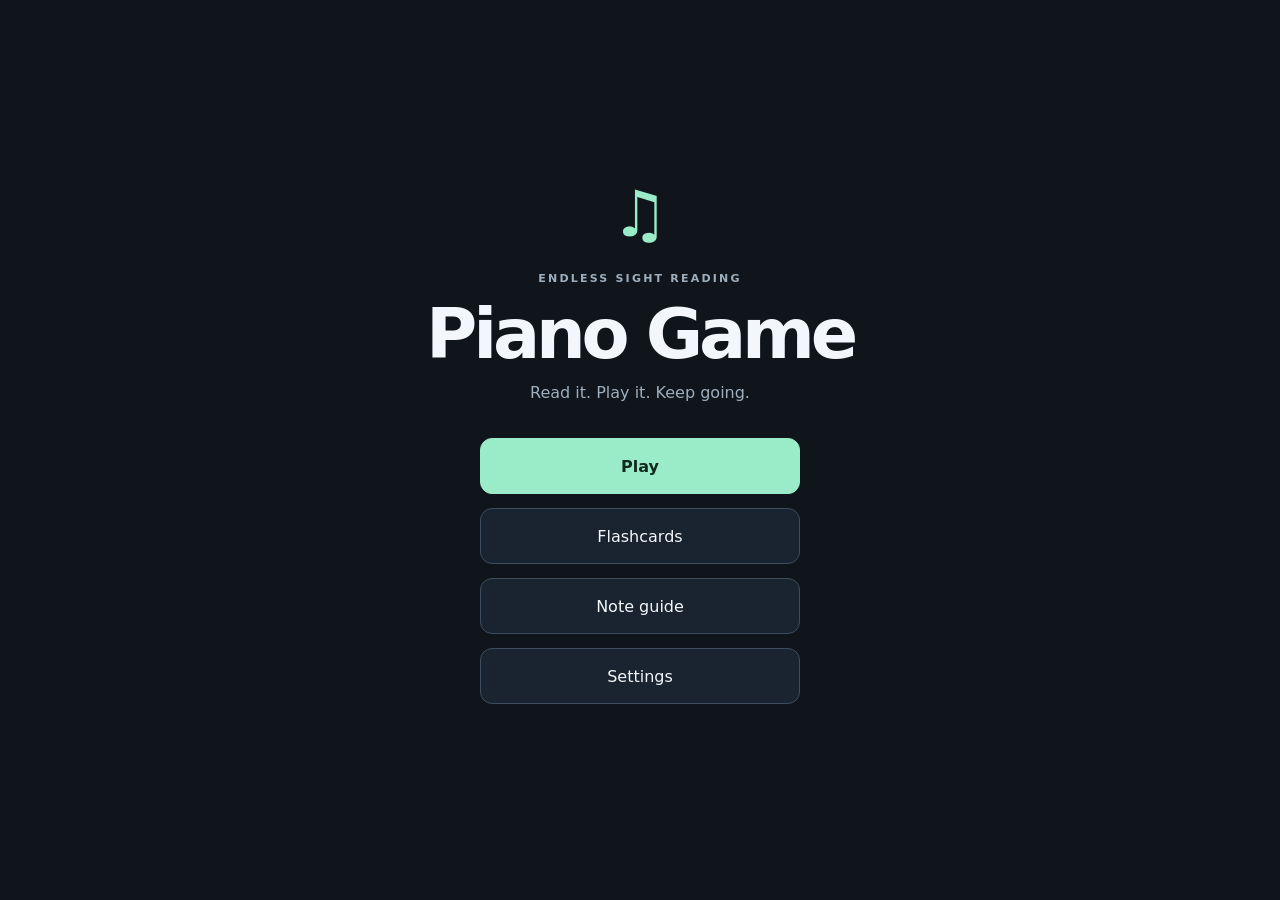
<file: App Store/Android/piano-game/app/src/main/assets/index.html>
<!doctype html>
<html lang="en"><head><meta charset="utf-8"><meta name="viewport" content="width=device-width,initial-scale=1,viewport-fit=cover"><title>Piano Game</title>
<link rel="stylesheet" href="css/game.css"></head><body><main>
<section id="home" class="menu"><div class="logo" aria-hidden="true">♫</div><div class="eyebrow">ENDLESS SIGHT READING</div><h1>Piano Game</h1><p>Read it. Play it. Keep going.</p><button id="start" class="primary">Play</button><button id="openFlashcards">Flashcards</button><button id="openNoteGuide">Note guide</button><button id="openSettings">Settings</button><div id="homeStatus" class="status" role="status"></div></section>
<section id="settings" class="settings" hidden><div class="top"><h2>Settings</h2><button id="settingsBack">Done</button></div><div class="group"><h3>Practice hand</h3><div class="hands" role="group" aria-label="Hand"><button data-clef="treble" aria-pressed="true">Right</button><button data-clef="bass" aria-pressed="false">Left</button><button data-clef="both" aria-pressed="false">Both hands</button></div><p class="small">Both hands alternates single notes between the right-hand and left-hand rows.</p><label class="control"><span>Tempo: <strong id="bpmOut">75 BPM</strong></span><input id="bpm" type="range" min="30" max="180" value="75" step="5"></label><label class="control">Note density<select id="density"><option value="1">1 note per beat</option><option value="2">2 notes per beat</option></select></label><label class="control">Practice mode<select id="mode"><option value="timed">Timed — keep scrolling</option><option value="wait">Wait for correct note</option></select></label></div><div class="group"><h3>Difficulty</h3><label class="control">Note range<select id="range"><option value="beginner">Beginner</option><option value="staff">Full staff</option><option value="extended">Ledger lines</option></select></label><label class="control">Notes<select id="acc"><option value="natural">Natural notes</option><option value="all">Sharps and flats</option></select></label><label class="control">My piano calls middle C<select id="middleCLabel"><option value="3">C3</option><option value="4">C4</option></select></label><label class="control"><span><input id="hintToggle" type="checkbox" checked> Show note names</span></label></div><div class="group"><h3>Input</h3><label class="control">Microphone sensitivity<select id="micSensitivity"><option value="low">Low</option><option value="normal">Normal</option><option value="high" selected>High</option><option value="max">Very high</option></select></label><p class="small">Raise sensitivity for quiet piano notes. Lower it if room noise triggers notes.</p><button id="demo" class="wide">Play with on-screen test keys</button><p class="small">Play uses your microphone. Allow microphone access when asked. Play single notes without the sustain pedal.</p></div></section>
<section id="gameScreen" class="game" hidden><div class="top"><span class="eyebrow">PIANO GAME</span><div class="game-actions"><button id="gameNoteNames" aria-pressed="true">Names: On</button><button id="gameNoteGuide">Note guide</button><button id="pause" disabled>Pause</button></div></div><div class="stats"><div class="stat"><strong id="correct">0</strong>Correct</div><div class="stat"><strong id="wrong">0</strong>Wrong</div><div class="stat"><strong id="missed">0</strong>Missed</div><div class="stat"><strong id="streak">0</strong>Streak</div></div><div class="play-controls"><label class="play-speed-control"><span>Speed <output id="gameBpmOut" for="gameBpm">75 BPM</output></span><input id="gameBpm" type="range" min="30" max="180" step="5" value="75" aria-label="Practice speed in beats per minute"></label><label class="play-hand-control">Hands<select id="gameHands" aria-label="Practice hands"><option value="treble">Right hand</option><option value="bass">Left hand</option><option value="both">Both hands</option></select></label></div><div id="practiceRows" class="practice-rows"><div class="paper" id="paper"><div class="paperhead"><span id="handLabel">Right hand · Treble clef</span><span>HIT IN GREEN</span></div><svg id="staff" xmlns="http://www.w3.org/2000/svg" role="img" aria-label="Scrolling musical notes and a green hit area"></svg><div class="paperfoot" id="instruction">Play each note in the green area.</div></div><div class="paper" id="leftPaper" hidden><div class="paperhead"><span id="leftHandLabel">Left hand · Bass clef</span><span>HIT IN GREEN</span></div><svg id="leftStaff" xmlns="http://www.w3.org/2000/svg" role="img" aria-label="Scrolling musical notes and a green hit area"></svg><div class="paperfoot" id="leftInstruction">Play each note in the green area.</div></div></div><div id="gameFooter" class="game-footer"><div id="feedback" class="feedback" aria-live="polite">Ready to play</div><div id="hintSlot" class="hint-slot"><div id="hintText" class="hint" hidden></div></div><div class="microw" id="micIndicator"><div class="mic-controls"><div class="meter"><div id="level"></div></div><label class="mic-sensitivity">Sensitivity<select id="micSensitivityQuick" aria-label="Microphone sensitivity while playing"><option value="low">Low</option><option value="normal">Normal</option><option value="high" selected>High</option><option value="max">Very high</option></select></label></div><span id="status" role="status">Ready</span></div><div id="keyDetails" hidden><div id="testkeys" class="keys"></div></div></div></section>
<section id="pauseScreen" class="pause-screen" hidden><div class="menu"><div class="eyebrow">PIANO GAME</div><h1>Paused</h1><div class="pause-actions"><button id="resume" class="primary">Resume</button><button id="pauseNoteGuide">Note guide</button><button id="pauseSettings">Settings</button><button id="reset">Restart</button><button id="quit">Main menu</button></div></div></section>

<section id="flashcardScreen" class="study hand-study" hidden aria-labelledby="flashTitle">
    <div class="top"><h2 id="flashTitle">Flashcards</h2><button id="flashOverviewBack">Back</button></div>
    <p id="flashIntro" class="study-intro">Each piano key shows its written note. Middle C is labeled C3. Tap a letter to enlarge it.</p>
    <div id="handCards"></div>
</section>
<section id="noteCardScreen" class="study" hidden aria-labelledby="noteCardTitle">
    <div class="top"><h2 id="noteCardTitle">Your note</h2><button id="flashBack">Back</button></div>
    <div class="flash-paper">
        <div id="flashClef" class="flash-clef"></div>
        <div id="flashStaff"></div>
        <div id="flashAnswer" class="flash-answer" aria-live="polite">
            <h3 id="flashName"></h3>
            <p id="flashWords"></p>
            <p id="flashPosition" class="small"></p>
            <div id="flashKeyboard" class="study-keyboard"></div>
            <p id="flashKeyHint" class="key-hint"></p>
        </div>
    </div>
</section>
<section id="noteGuideScreen" class="study" hidden aria-labelledby="guideTitle">
    <div class="top"><h2 id="guideTitle">Note guide</h2><button id="guideBack">Back</button></div>
    <p class="study-intro">Match the note's position to its name. Tap a note to see its piano key.</p>
    <div class="study-filters">
        <div class="hands" role="group" aria-label="Guide hand">
            <button data-study-hand="treble" aria-pressed="true">Right</button>
            <button data-study-hand="bass" aria-pressed="false">Left</button>
            <button data-study-hand="both" aria-pressed="false">Both</button>
        </div>
        <label class="control">Note range<select data-study-range aria-label="Guide note range"><option value="beginner">Easy notes</option><option value="staff">Full staff</option><option value="extended">Ledger lines</option></select></label>
        <label class="study-check"><input type="checkbox" data-study-acc> Include sharps and flats</label>
    </div>
    <div class="group guide-basics">
        <h3>Finding the piano keys</h3>
        <p>The names repeat: <strong>C D E F G A B</strong>. Find a group of <strong>two black keys</strong>. C is the white key just to their left.</p>
        <div id="guideKeyboard" class="study-keyboard"></div>
        <p id="guideMiddleC">Middle C is called C3 here. Its note sits on a short line below the right-hand staff. You can change the C3/C4 naming in Settings.</p>
        <p>Read staff lines and spaces from the <strong>bottom up</strong>. Higher notes on the page are farther right on the piano.</p>
    </div>
    <div id="guideNotes"></div>
</section>
</main><script src="js/pitch.js"></script>
<script src="js/native-microphone.js"></script>
<script src="js/game.js"></script>
<script src="js/note-study.js"></script></body></html>
</file>
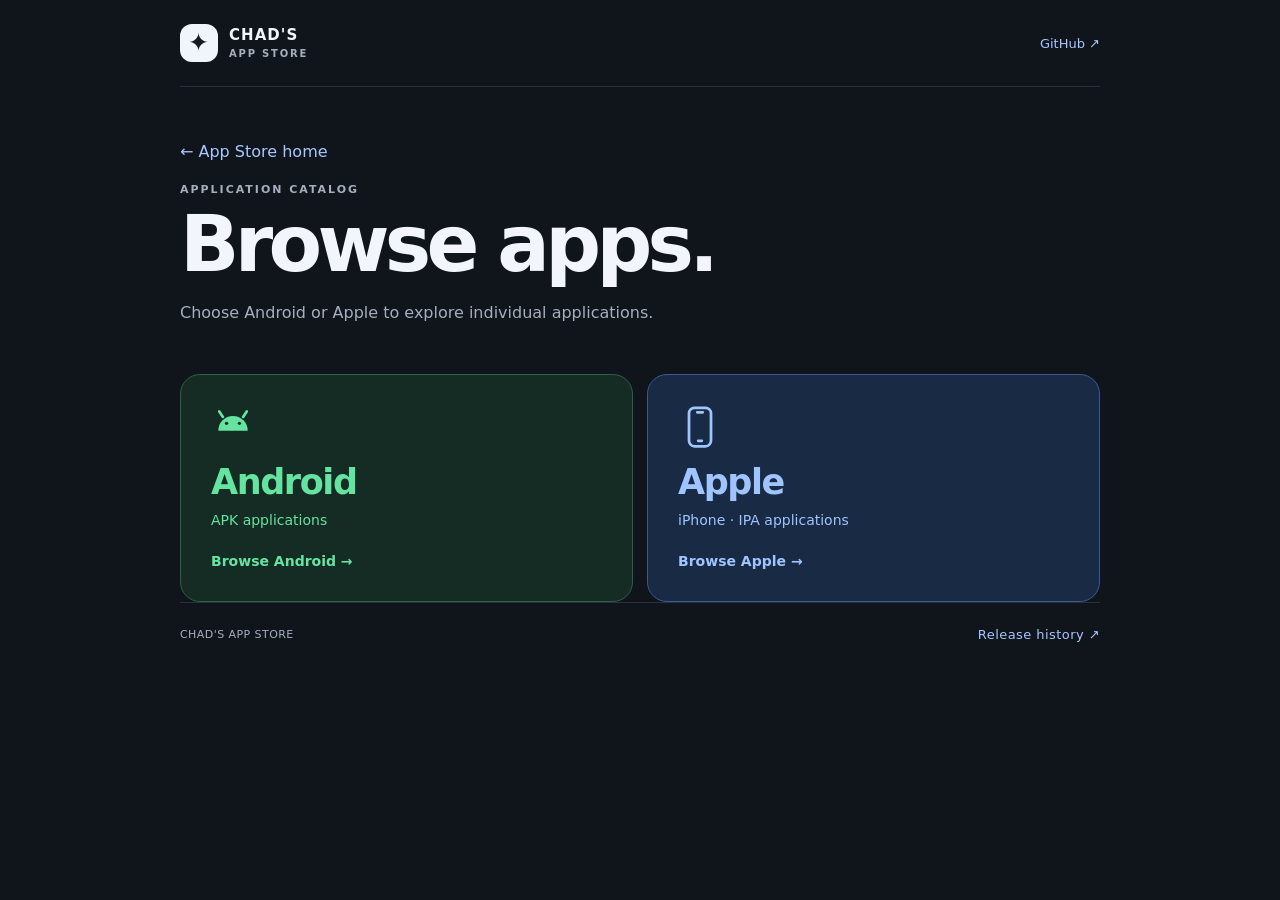
<file: website/apps.html>
<!doctype html>
<html lang="en">
<head><meta charset="utf-8"><meta name="viewport" content="width=device-width, initial-scale=1, viewport-fit=cover"><meta name="theme-color" content="#10141b"><title>Browse Apps · Chad's App Store</title><link rel="stylesheet" href="style.css"><script src="store.js" defer></script></head>
<body data-page="browse">
<header><a class="brand" href="./"><span class="mark" aria-hidden="true">✦</span><span>CHAD'S<span class="subbrand">APP STORE</span></span></a><a class="repo" href="https://github.com/Chad-did-this/Chads-app-store">GitHub ↗</a></header>
<main>
<section class="hero"><a class="back-link" href="./">← App Store home</a><p class="eyebrow">APPLICATION CATALOG</p><h1>Browse apps.</h1><p>Choose Android or Apple to explore individual applications.</p></section>
<nav class="platforms" aria-label="Choose platform">
<button class="platform android" data-platform="android" aria-pressed="false"><span class="platform-icon" aria-hidden="true"><svg viewBox="0 0 48 48"><path d="M8 28a16 16 0 0 1 32 0H8Z" fill="currentColor"/><path d="m13 13-4-6m26 6 4-6" stroke="currentColor" stroke-width="3" stroke-linecap="round"/><circle cx="17" cy="20" r="1.8" fill="#142c23"/><circle cx="31" cy="20" r="1.8" fill="#142c23"/></svg></span><strong>Android</strong><span>APK applications</span><span class="browse">Browse Android →</span></button>
<button class="platform ios" data-platform="ios" aria-pressed="false"><span class="platform-icon" aria-hidden="true"><svg viewBox="0 0 48 48"><rect x="12" y="3" width="24" height="42" rx="6" fill="none" stroke="currentColor" stroke-width="3"/><path d="M21 8h6M22 39h4" stroke="currentColor" stroke-width="3" stroke-linecap="round"/></svg></span><strong>Apple</strong><span>iPhone · IPA applications</span><span class="browse">Browse Apple →</span></button>
</nav>
<section id="library" hidden><div class="section-head"><div><p class="eyebrow" id="section-label"></p><h2 id="section-title">Applications</h2></div><button class="plain" id="refresh">↻ Refresh</button></div><label class="search"><span>Search apps</span><input id="search" type="search" placeholder="Search by name or category"></label><div id="status" role="status" aria-live="polite"></div><div id="apps"></div><aside id="guide"></aside></section>
</main><footer><span>CHAD'S APP STORE</span><a href="https://github.com/Chad-did-this/Chads-app-store/releases">Release history ↗</a></footer>
</body></html>
</file>
<file: App Store/Android/piano-game/app/src/main/assets/css/game.css>
* {
    box-sizing:border-box;
}

[hidden] {
    display:none!important;
}

:root {
    color-scheme:dark;
    --bg:#10151c;
    --panel:#1a2430;
    --ink:#f3f6fa;
    --muted:#9eaebd;
    --accent:#9aebc8;
}

body {
    margin:0;
    background:var(--bg);
    color:var(--ink);
    font:16px system-ui,sans-serif;
}

main {
    max-width:1100px;
    margin:auto;
    padding:clamp(16px,4vw,36px);
    min-height:100dvh;
}

button,select {
    font:inherit;
    border:1px solid #3d4c5c;
    border-radius:12px;
    background:var(--panel);
    color:var(--ink);
    padding:13px 16px;
    cursor:pointer;
}

button:disabled {
    opacity:.45;
}

button.primary,button[aria-pressed=true] {
    background:var(--accent);
    color:#102a20;
    border-color:var(--accent);
    font-weight:750;
}

button:focus-visible,select:focus-visible,input:focus-visible {
    outline:2px solid var(--accent);
    outline-offset:3px;
}

.menu {
    min-height:calc(100dvh - 72px);
    display:flex;
    flex-direction:column;
    align-items:center;
    justify-content:center;
    gap:14px;
    text-align:center;
}

.menu h1 {
    font-size:clamp(38px,8vw,70px);
    letter-spacing:-.06em;
    margin:0;
    line-height:1;
}

.menu p {
    color:var(--muted);
    margin:0 0 22px;
}

.menu button {
    width:min(100%,320px);
    min-height:56px;
}

.logo {
    font-size:64px;
    color:var(--accent);
    line-height:1;
    margin-bottom:12px;
}

.eyebrow {
    font-size:11px;
    letter-spacing:.2em;
    color:var(--muted);
    font-weight:bold;
}

.top {
    display:flex;
    align-items:center;
    justify-content:space-between;
    gap:12px;
    margin-bottom:16px;
}

.top h2 {
    font-size:20px;
    margin:0;
}

.top button {
    min-width:80px;
}

.settings {
    max-width:560px;
    margin:auto;
}

.settings h2 {
    font-size:24px;
}

.group {
    background:var(--panel);
    border-radius:16px;
    padding:20px;
    margin:14px 0;
}

.group h3 {
    margin:0 0 18px;
    font-size:15px;
}

.hands {
    display:flex;
    gap:7px;
}

.hands button {
    flex:1;
    padding:12px 6px;
}

.control {
    display:flex;
    flex-direction:column;
    gap:9px;
    margin:18px 0 0;
    font-size:14px;
    color:var(--muted);
}

.control strong {
    color:var(--ink);
}

.control select {
    width:100%;
    color:var(--ink);
}

input[type=range] {
    width:100%;
    accent-color:var(--accent);
}

.settings .wide {
    width:100%;
    margin-top:10px;
}

.small {
    font-size:12px;
    line-height:1.6;
    color:var(--muted);
}

.game {
    min-height:calc(100dvh - 72px);
    display:flex;
    flex-direction:column;
    justify-content:flex-start;
    gap:12px;
    padding-block:12px;
}

.game> * {
    flex-shrink:0;
    min-width:0;
}

.game .top {
    margin-bottom:0;
}

.stats {
    display:flex;
    justify-content:space-between;
    gap:6px;
}

.stat {
    flex:1;
    text-align:center;
    color:var(--muted);
    font-size:11px;
}

.stat strong {
    display:block;
    color:var(--ink);
    font-size:22px;
    font-variant-numeric:tabular-nums;
}

.paper {
    background:#fffdf6;
    border-radius:14px;
    overflow:hidden;
    color:#242b34;
    box-shadow:0 8px 28px #0003;
}

.paperhead {
    display:flex;
    justify-content:space-between;
    padding:13px 14px 0;
    font-size:11px;
    font-weight:700;
    letter-spacing:.03em;
}

.paper svg {
    width:100%;
    display:block;
}

.paperfoot {
    padding:0 12px 12px;
    text-align:center;
    font-size:12px;
    color:#56616c;
}

.game-footer {
    display:flex;
    flex-direction:column;
    gap:8px;
    flex:none;
    margin-top:auto;
    min-width:0;
    width:100%;
}

.feedback {
    text-align:center;
    block-size:48px;
    min-block-size:48px;
    max-block-size:48px;
    line-height:24px;
    flex:none;
    overflow:hidden;
    overflow-wrap:anywhere;
    font-weight:650;
    font-size:17px;
}

.hint-slot {
    block-size:20px;
    flex:none;
    overflow:hidden;
}

.good {
    color:var(--accent);
}

.bad {
    color:#ff9b91;
}

.status {
    font-size:13px;
    color:var(--muted);
    max-width:330px;
    overflow-wrap:anywhere;
}

.meter {
    height:3px;
    background:#303f51;
    border-radius:4px;
    overflow:hidden;
    width:54px;
    flex:0 0 54px;
}

.meter div {
    height:100%;
    background:var(--accent);
    width:0;
}

.microw {
    display:grid;
    grid-template-columns:minmax(0,1fr);
    grid-template-rows:44px 36px;
    row-gap:8px;
    block-size:88px;
    min-width:0;
    width:100%;
    font-size:12px;
    color:var(--muted);
}

.mic-controls {
    display:flex;
    align-items:center;
    justify-content:center;
    gap:12px;
    min-width:0;
    block-size:44px;
}

.microw #status {
    display:block;
    block-size:36px;
    line-height:18px;
    text-align:center;
    overflow:hidden;
    overflow-wrap:anywhere;
    min-width:0;
    width:100%;
}

.keys {
    display:flex;
    gap:3px;
    flex-wrap:wrap;
    justify-content:center;
}

.keys button {
    min-width:36px;
    padding:12px 6px;
    background:#fffdf5;
    color:#17202a;
    touch-action:manipulation;
}

.keys button.black {
    background:#303b49;
    color:white;
}

.keys button:active {
    background:var(--accent);
}

.pause-actions {
    display:grid;
    gap:10px;
    width:min(100%,320px);
}

.hint {
    block-size:20px;
    line-height:20px;
    text-align:center;
    color:var(--muted);
    font-size:13px;
}

.pause-screen .menu {
    min-height:calc(100dvh - 72px);
}

@media(max-height:550px) and (orientation:landscape) {
    main {
        padding:10px 18px;
    }
    .game {
        min-height:0;
        gap:6px;
    }
    .paper svg {
        max-height:52vh;
    }
    .menu {
        min-height:calc(100dvh - 20px);
    }
    .menu h1 {
        font-size:36px;
    }
    .logo {
        font-size:34px;
        margin:0;
    }
    .menu p {
        margin-bottom:0;
    }
    .menu button {
        min-height:40px;
        padding:8px;
    }
}

.game-actions {
    display:flex;
    gap:7px;
    flex-wrap:wrap;
    justify-content:flex-end;
}

.game-actions button {
    min-width:0;
    padding:10px;
    font-size:13px;
}

#gameNoteNames {
    inline-size:8.5em;
    flex:0 0 8.5em;
    white-space:nowrap;
}

.study {
    max-width:680px;
    margin:auto;
    padding-bottom:24px;
}

.study .top {
    align-items:center;
}

.study .top h2 {
    font-size:24px;
}

.study-intro {
    color:var(--muted);
    line-height:1.55;
    margin:0 0 18px;
}

.study-filters {
    padding:16px;
    border-radius:16px;
    background:var(--panel);
    margin-bottom:18px;
}

.study-filters .control {
    margin-top:14px;
}

.study-check {
    display:flex;
    align-items:center;
    gap:8px;
    font-size:14px;
    margin-top:14px;
}

.study-check input {
    width:19px;
    height:19px;
    accent-color:var(--accent);
}

.flash-paper {
    background:#fffdf6;
    color:#17202a;
    border-radius:18px;
    text-align:center;
    padding:18px 16px;
}

.flash-clef {
    font-size:13px;
    font-weight:700;
}

.flash-paper svg {
    display:block;
    width:100%;
}

#flashStaff {
    max-width:440px;
    margin:auto;
}

#flashStaff svg {
    max-height:255px;
}

.flash-answer h3 {
    font-size:64px;
    line-height:1;
    margin:0 0 9px;
    color:#126240;
}

.flash-answer p {
    margin:8px 0;
    line-height:1.5;
}

.flash-answer .small {
    color:#51606b;
}

.study-keyboard {
    max-width:440px;
    margin:18px auto 10px;
}

.study-keyboard svg {
    width:100%;
    display:block;
}

.key-hint {
    font-size:15px;
    color:#243e37;
}

.guide-basics p {
    line-height:1.6;
    color:var(--muted);
    font-size:14px;
}

.guide-basics strong {
    color:var(--ink);
}

.guide-clef {
    margin:24px 0;
}

.guide-clef h3 {
    font-size:18px;
}

.note-grid {
    display:grid;
    grid-template-columns:repeat(3,minmax(0,1fr));
    gap:10px;
}

.note-tile {
    background:#fffdf6;
    color:#17202a;
    padding:8px 5px 14px;
    border:0;
    min-width:0;
}

.note-tile svg {
    width:100%;
    display:block;
}

.note-tile strong {
    display:block;
    color:#126240;
    font-size:28px;
    line-height:1.2;
}

.note-tile span {
    display:block;
    font-size:11px;
    color:#56616c;
    margin-top:7px;
}

.note-tile:active {
    background:#d4f6e5;
}

@media(max-width:480px) {
    .note-grid {
        grid-template-columns:repeat(2,minmax(0,1fr));
    }
    .game .top {
        align-items:flex-start;
    }
    .game .top>.eyebrow {
        font-size:9px;
        padding-top:13px;
    }
    .game-actions {
        gap:5px;
    }
    .game-actions button {
        font-size:12px;
        padding:10px 8px;
    }
    .flash-paper {
        padding:16px 12px;
    }
    .flash-answer h3 {
        font-size:54px;
    }
}

.hand-study {
    max-width:780px;
}

.hand-board {
    margin:16px 0 24px;
    border:2px solid #597fa2;
    border-radius:18px;
    overflow:hidden;
    background:#fffdf6;
    color:#17202a;
}

.hand-board.left-hand {
    border-color:#a47a9c;
}

.hand-board-header {
    display:flex;
    align-items:center;
    justify-content:space-between;
    gap:12px;
    padding:14px 14px 12px;
    background:#deedf9;
}

.left-hand .hand-board-header {
    background:#f2e3ee;
}

.hand-board h3 {
    margin:0;
    font-size:22px;
}

.hand-start {
    display:flex;
    align-items:center;
    gap:7px;
    font-size:12px;
}

.hand-start select {
    font-size:15px;
    padding:8px 10px;
    background:#fffdf6;
    color:#17202a;
    border-color:#a5b3c0;
    border-radius:9px;
}

.hand-note-buttons {
    display:grid;
    grid-template-columns:repeat(5,minmax(0,1fr));
    gap:7px;
    padding:14px 12px 0;
}

.hand-note-buttons button {
    padding:10px 2px;
    border-color:#bdcbd6;
    background:#f3f8fc;
    color:#17202a;
    min-width:0;
}

.hand-note-buttons strong {
    display:block;
    font-size:29px;
    line-height:1.15;
}

.hand-note-buttons span {
    display:block;
    font-size:13px;
    margin-top:4px;
    color:#52616b;
}

.hand-note-row svg,.hand-lesson-keys svg {
    display:block;
    width:100%;
}

.hand-lesson-keys {
    padding:0 14px 14px;
    max-width:560px;
    margin:0 auto;
}

.hand-note-row {
    padding:0 8px;
}

@media(max-width:420px) {
    .hand-board h3 {
        font-size:20px;
    }
    .hand-board-header {
        padding:12px 10px;
    }
    .hand-start {
        gap:5px;
    }
    .hand-start select {
        padding:7px 8px;
    }
    .hand-note-buttons {
        gap:5px;
        padding:12px 10px 0;
    }
    .hand-note-buttons strong {
        font-size:27px;
    }
}

.study-piano-key {
    cursor:pointer;
    outline:none;
}

.study-piano-key:focus-visible>rect {
    stroke:#126240;
    stroke-width:3;
}

.study-piano-key:active>rect {
    fill:#b9efd8;
}

.hand-lesson-keys svg {
    min-height:190px;
}

.mic-sensitivity {
    display:flex;
    align-items:center;
    gap:6px;
    font-size:12px;
}

.mic-sensitivity select {
    padding:7px 9px;
    font-size:12px;
    min-height:44px;
    border-radius:9px;
}

.play-hand-control {
    display:flex;
    align-items:center;
    justify-content:flex-end;
    gap:9px;
    min-height:44px;
    font-size:14px;
    color:var(--muted);
}

.play-hand-control select {
    min-height:44px;
    padding:8px 12px;
    font-size:14px;
}

.practice-rows {
    display:grid;
    grid-template-columns:minmax(0,1fr);
    gap:12px;
    width:100%;
}

.play-controls {
    display:grid;
    grid-template-columns:minmax(0,1fr) auto;
    align-items:center;
    gap:14px;
    min-width:0;
}

.play-speed-control {
    display:grid;
    gap:4px;
    min-width:0;
    color:var(--muted);
    font-size:14px;
}

.play-speed-control>span {
    display:flex;
    align-items:center;
    justify-content:space-between;
    gap:6px;
    height:20px;
    line-height:20px;
    white-space:nowrap;
}

.play-speed-control output {
    width:7ch;
    flex:0 0 7ch;
    text-align:right;
    color:var(--ink);
    font-variant-numeric:tabular-nums;
}

.play-speed-control input[type=range] {
    width:100%;
    min-width:0;
    height:28px;
    margin:0;
    touch-action:pan-y;
}
</file>
<file: website/style.css>
:root{color-scheme:dark;font-family:system-ui,-apple-system,BlinkMacSystemFont,"Segoe UI",sans-serif;background:#10141b;color:#f2f5fb;--muted:#a5afbe}*{box-sizing:border-box}body{margin:0}header,main,footer{width:min(100% - 36px,920px);margin:auto}header{display:flex;align-items:center;justify-content:space-between;padding:24px 0;border-bottom:1px solid #28303b}.brand{display:flex;align-items:center;gap:11px;color:inherit;text-decoration:none;font-size:15px;font-weight:850;letter-spacing:.07em;line-height:1.1}.mark{display:grid;place-items:center;background:#f0f4fb;color:#151a22;width:38px;height:38px;border-radius:12px;font-size:25px}.subbrand{display:block;font-size:10px;letter-spacing:.18em;color:var(--muted);margin-top:4px}a{color:#a9c6ff}a.repo,footer a{font-size:13px;text-decoration:none}.hero{padding:55px 0 32px}.eyebrow{font-size:11px;letter-spacing:.18em;font-weight:800;color:var(--muted);margin:0 0 10px}h1{font-size:clamp(44px,9vw,78px);line-height:.98;letter-spacing:-.06em;margin:0 0 18px}.hero>p:last-child{color:var(--muted);line-height:1.6;max-width:490px}.platforms{display:grid;grid-template-columns:repeat(2,minmax(0,1fr));gap:14px}button,input{font:inherit}button{cursor:pointer}.platform{display:flex;flex-direction:column;align-items:flex-start;text-align:left;border-radius:20px;padding:clamp(15px,4vw,30px);gap:9px;border:1px solid;min-width:0;transition:transform .16s,box-shadow .16s}.platform:hover{transform:translateY(-2px)}.platform[aria-pressed=true]{outline:2px solid currentColor;outline-offset:3px}.android{background:#142c23;border-color:#2c6148;color:#65e4a1}.ios{background:#192a45;border-color:#395b90;color:#9fc4ff}.platform-icon svg{width:44px;height:44px}.platform strong{font-size:clamp(20px,5vw,35px);letter-spacing:-.04em}.platform span:not(.platform-icon){font-size:clamp(11px,2.6vw,14px);line-height:1.4}.browse{margin-top:12px;font-weight:750}#library{margin:38px 0;--accent:#65e4a1}#library.ios-library{--accent:#9fc4ff}.section-head{display:flex;align-items:center;justify-content:space-between;gap:12px}.section-head h2{margin:0;font-size:26px}.section-head .eyebrow{color:var(--accent)}.plain{background:transparent;border:1px solid #394352;border-radius:10px;padding:9px 12px;color:inherit}.search{display:block;margin:18px 0;color:var(--muted);font-size:12px}.search input{width:100%;background:#1a202a;border:1px solid #333d4b;color:inherit;padding:13px;border-radius:12px;margin-top:6px}#status{color:var(--muted);font-size:13px;margin:12px 0}.app{display:flex;align-items:center;gap:13px;padding:16px;background:#1a202a;border:1px solid #2c3542;border-radius:16px;margin:12px 0}.app-icon{flex:0 0 48px;width:48px;height:48px;border-radius:12px;background:#2b3443;display:grid;place-items:center;font-size:24px;color:var(--accent)}.app-info{min-width:0;flex:1}.app h3{font-size:16px;margin:0 0 4px}.app p{font-size:12px;color:var(--muted);margin:4px 0;line-height:1.4}.download{flex-shrink:0;font-size:12px;font-weight:800;color:#10141b;background:var(--accent);border-radius:30px;padding:11px 14px;text-decoration:none}.download.disabled{background:#303946;color:#a5afbe}aside{margin-top:22px;padding:18px;background:#161c25;border:1px solid #2c3542;border-radius:16px;line-height:1.6;font-size:14px;color:var(--muted)}aside strong{color:#f2f5fb}aside a{display:inline-block;margin:8px 14px 0 0;color:var(--accent)}footer{display:flex;justify-content:space-between;align-items:center;gap:12px;border-top:1px solid #28303b;padding:24px 0 32px;color:var(--muted);font-size:11px;letter-spacing:.04em}@media(max-width:380px){header,main,footer{width:calc(100% - 24px)}.platforms{gap:9px}.app{flex-wrap:wrap}.download{margin-left:auto}}[hidden]{display:none!important}button:focus-visible,a:focus-visible,input:focus-visible{outline:2px solid #fff;outline-offset:4px}
.store-download{display:block;margin-top:12px;border-radius:12px;padding:13px 16px;background:#65e4a1;color:#10141b;font-weight:800;font-size:14px;text-decoration:none;text-align:center;width:100%}.ios .store-download{background:#9fc4ff}.store-download:hover{filter:brightness(1.08)}.browse-panel{display:flex;align-items:center;justify-content:space-between;gap:18px;margin:28px 0 36px;padding:22px;border:1px solid #2c3542;border-radius:16px;background:#161c25}.browse-panel h2{font-size:19px;margin:0 0 6px}.browse-panel p{font-size:14px;color:var(--muted);margin:0}.browse-button{border-radius:12px;background:#293442;color:#f2f5fb;font-weight:750;padding:13px 17px;text-decoration:none;white-space:nowrap}.back-link{display:inline-block;margin-bottom:22px;text-decoration:none}.install-note{--accent:#9fc4ff}.hero .back-link+.eyebrow{margin-bottom:10px}@media(max-width:520px){.browse-panel{align-items:stretch;flex-direction:column}.browse-button{text-align:center}.store-download{padding:12px 8px;font-size:12px}}
</file>
